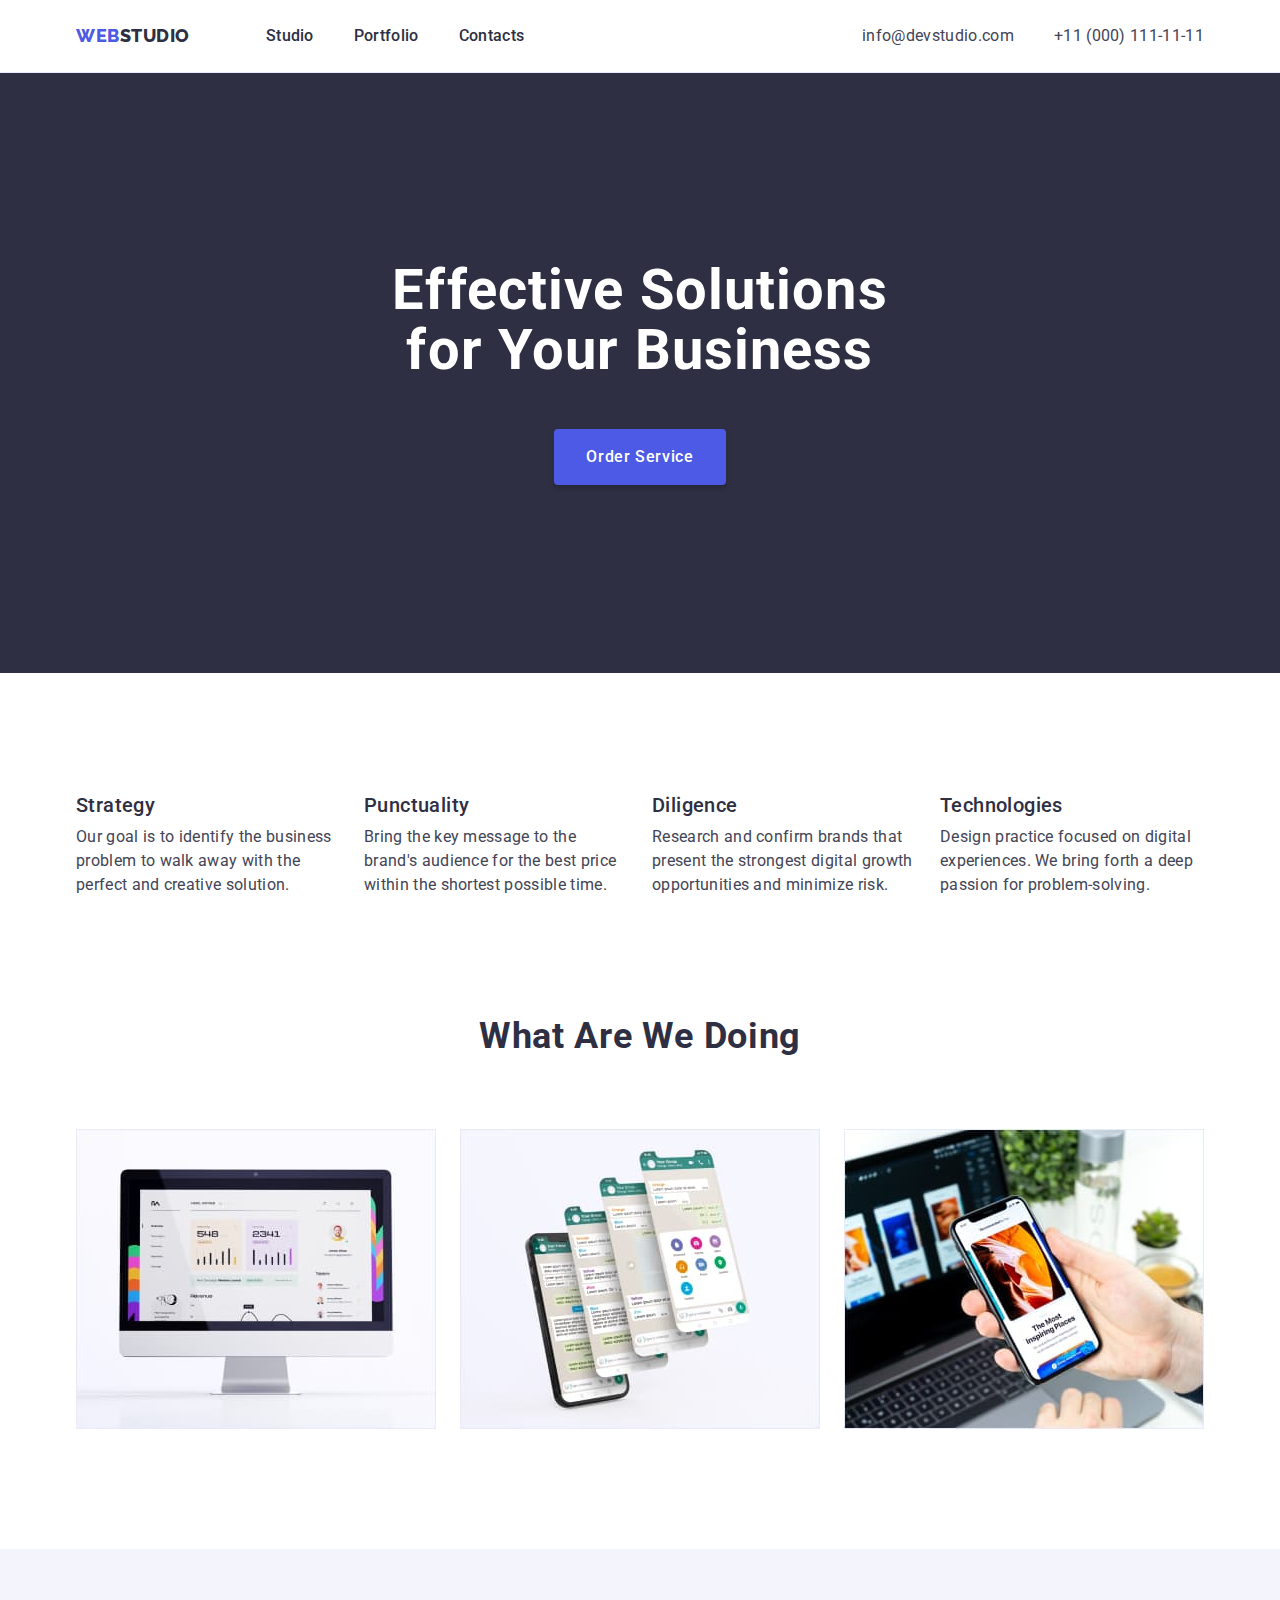
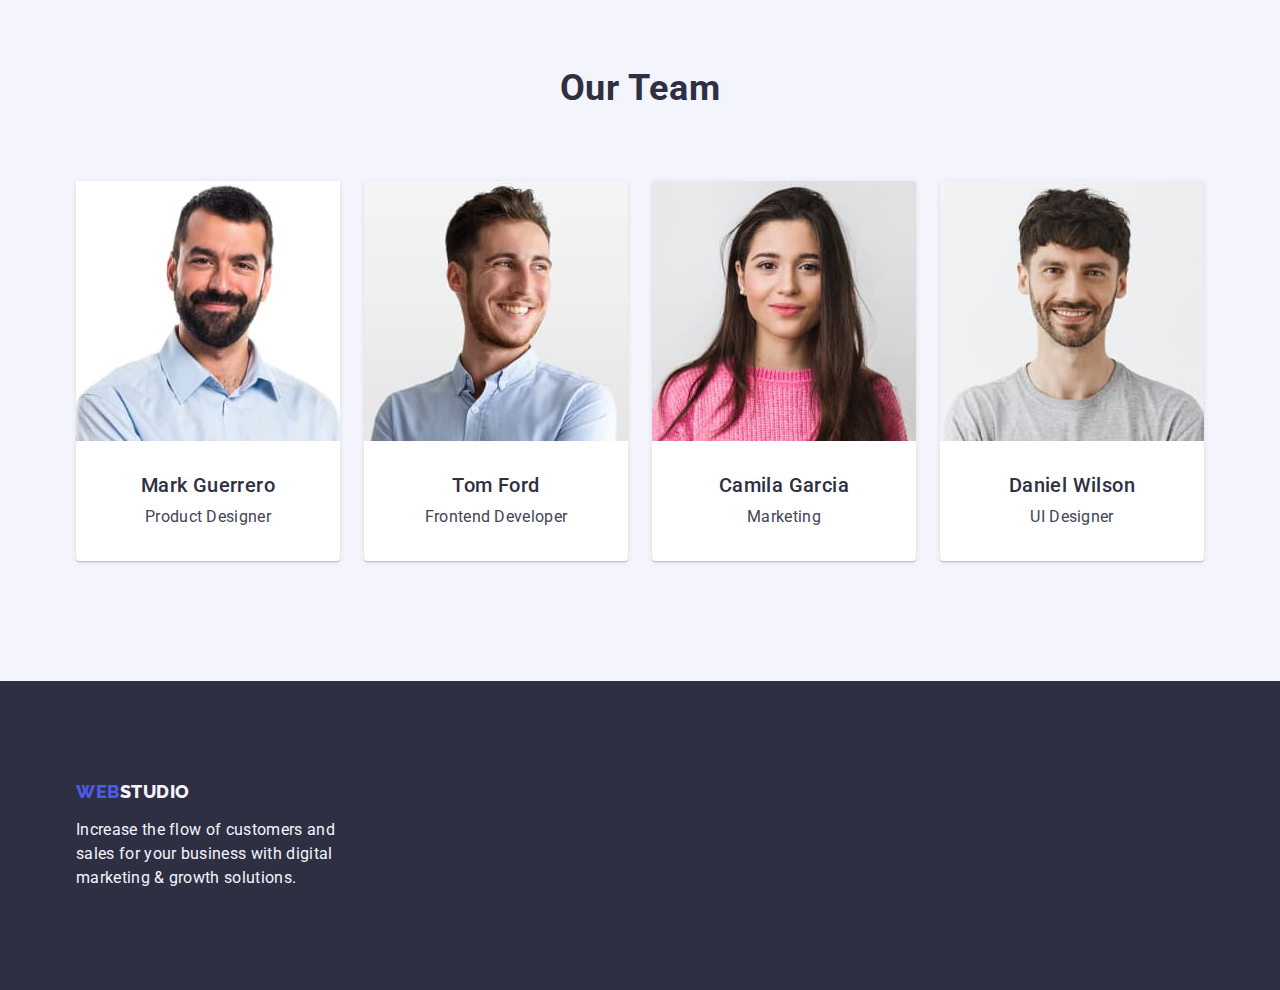
<file: index.html>
<!DOCTYPE html>
<html lang="en">
<head>
    <meta charset="UTF-8">
    <meta http-equiv="X-UA-Compatible" content="IE=edge">
    <meta name="viewport" content="width=device-width, initial-scale=1.0">
    <title>Document</title>
    <link rel="preconnect" href="https://fonts.googleapis.com">
    <link rel="preconnect" href="https://fonts.gstatic.com" crossorigin>
    <link href="https://fonts.googleapis.com/css2?family=Raleway:wght@800&family=Roboto:wght@400;500;700;900&display=swap" rel="stylesheet">
    <link rel="stylesheet" href="https://cdn.jsdelivr.net/npm/modern-normalize@2.0.0/modern-normalize.min.css" />
    <link rel="stylesheet" href="./css/styles.css">
</head>
<body>
    <header class="header">
        <div class="container header-container">
            <nav class="header-navigation">
                <a class="header-logo link" href="./index.html">Web<span class="header-logo-simple">Studio</span></a>
                <ul class="header-menu-list list">
                    <li class="header-menu-i†em"><a class="header-menu-link link" href="./index.html">Studio</a></li>
                    <li class="header-menu-i†em"><a class="header-menu-link link" href="./portfolio.html">Portfolio</a></li>
                    <li class="header-menu-i†em"><a class="header-menu-link link" href="">Contacts</a></li>
                </ul>
            </nav>
            <address class="address">
                <ul class="header-contacts-list list">
                    <li class="header-contacts-item"><a class="header-contacts-link link" href="mailto:info@devstudio.com">info@devstudio.com</a></li>
                    <li class="header-contacts-item"><a class="header-contacts-link link" href="tel:+110001111111">+11 (000) 111-11-11</a></li>
                </ul>
            </address>
        </div>
    </header>
    <main>
        <section class="hero">
            <div class="container">
                <h1 class="hero-title">Effective Solutions for Your Business</h1>
                <button class="hero-order-btn" type="button">Order Service</button>
            </div>
        </section>
        <section class="advanteges">
            <div class="container">
                <h2 class="visually-hidden">Advantages</h2>
                <ul class="advanteges-list list">
                    <li class="advanteges-list-item">
                        <h3 class="advanteges-item-subtitle">Strategy</h3>
                        <p class="advanteges-item-description">Our goal is to identify the business problem to walk away with the perfect and creative solution.</p>
                    </li>
                    <li class="advanteges-list-item">
                        <h3 class="advanteges-item-subtitle">Punctuality</h3>
                        <p class="advanteges-item-description">Bring the key message to the brand's audience for the best price within the shortest possible time.</p>
                    </li>
                    <li class="advanteges-list-item">
                        <h3 class="advanteges-item-subtitle">Diligence</h3>
                        <p class="advanteges-item-description">Research and confirm brands that present the strongest digital growth opportunities and minimize risk.</p>
                    </li>
                    <li class="advanteges-list-item">
                        <h3 class="advanteges-item-subtitle">Technologies</h3>
                        <p class="advanteges-item-description">Design practice focused on digital experiences. We bring forth a deep passion for problem-solving.</p>
                    </li>
                </ul>
            </div>
        </section>
        <section class="works">
            <div class="container">
                <h2 class="works-title">What are we doing</h2>
                <ul class="works-list list">
                    <li class="works-list-item"><img src="./images/our-works-img-1.jpg" alt="Computer with web page" width="360" height="300"></li>
                    <li class="works-list-item"><img src="./images/our-works-img-2.jpg" alt="Phone with chat" width="360" height="300"></li>
                    <li class="works-list-item"><img src="./images/our-works-img-3.jpg" alt="Computer and phone with design" width="360" height="300"></li>
                </ul>
            </div>
        </section>
        <section class="team">
            <div class="container">
                <h2 class="team-title">Our Team</h2>
                <ul class="team-list list">
                    <li class="team-list-item">
                        <img src="./images/our-team-img-1.jpg" alt="Mark Guerrero" width="264" height="260">
                        <div class="team-item-details">
                            <h3 class="team-item-name">Mark Guerrero</h3>
                            <p class="team-item-occupation">Product Designer</p>
                        </div>
                    </li>
                    <li class="team-list-item">
                        <img src="./images/our-team-img-2.jpg" alt="Tom Ford" width="264" height="260">
                        <div class="team-item-details">
                            <h3 class="team-item-name">Tom Ford</h3>
                            <p class="team-item-occupation">Frontend Developer</p>
                        </div>
                    </li>
                    <li class="team-list-item">
                        <img src="./images/our-team-img-3.jpg" alt="Camila Garcia" width="264" height="260">
                        <div class="team-item-details">
                            <h3 class="team-item-name">Camila Garcia</h3>
                            <p class="team-item-occupation">Marketing</p>
                        </div>
                    </li>
                    <li class="team-list-item">
                        <img src="./images/our-team-img-4.jpg" alt="Daniel Wilson" width="264" height="260">
                        <div class="team-item-details">
                            <h3 class="team-item-name">Daniel Wilson</h3>
                            <p class="team-item-occupation">UI Designer</p>
                        </div>
                    </li>
                </ul>
            </div>
        </section>
    </main>
    <footer class="footer">
        <div class="container">
            <a class="footer-logo link" href="./index.html">Web<span class="footer-logo-simple">Studio</span></a>
            <p class="footer-description">Increase the flow of customers and sales for your business with digital marketing & growth solutions.</p>
        </div>
    </footer>
</body>
</html>
</file>
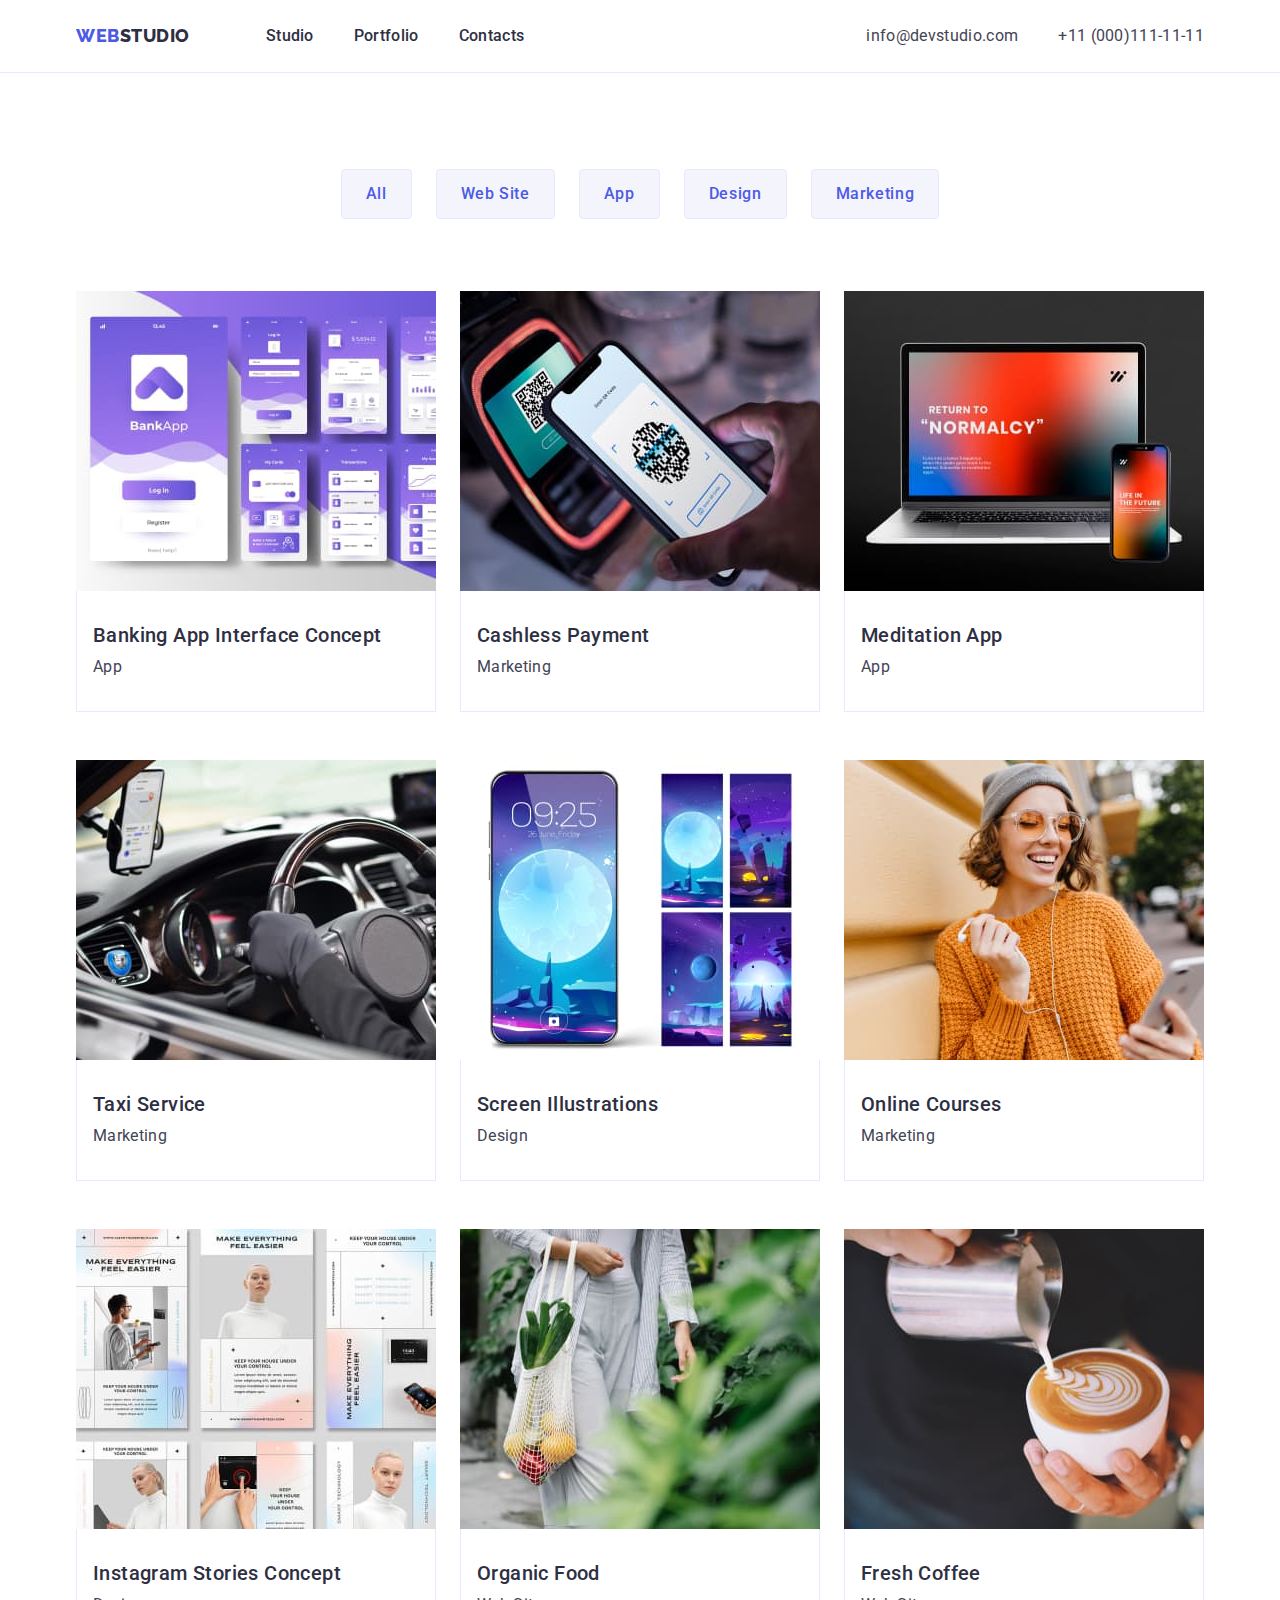
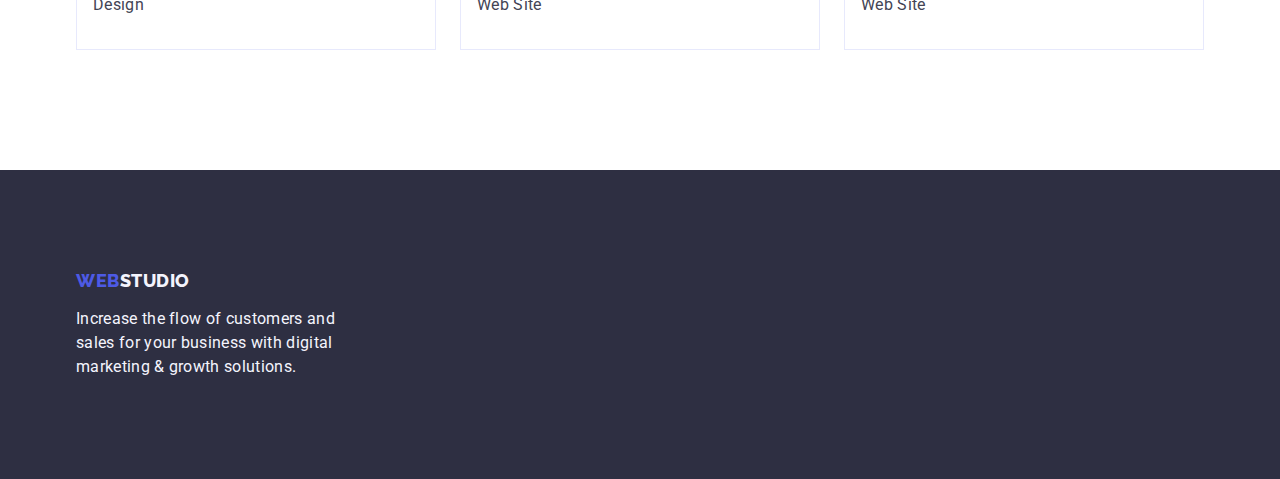
<file: portfolio.html>
<!DOCTYPE html>
<html lang="en">
<head>
    <meta charset="UTF-8">
    <meta http-equiv="X-UA-Compatible" content="IE=edge">
    <meta name="viewport" content="width=device-width, initial-scale=1.0">
    <title>Portfolio</title>
    <link rel="preconnect" href="https://fonts.googleapis.com">
    <link rel="preconnect" href="https://fonts.gstatic.com" crossorigin>
    <link href="https://fonts.googleapis.com/css2?family=Raleway:wght@800&family=Roboto:wght@400;500;700;900&display=swap" rel="stylesheet">
    <link rel="stylesheet" href="https://cdn.jsdelivr.net/npm/modern-normalize@2.0.0/modern-normalize.min.css" />
    <link rel="stylesheet" href="./css/styles.css">
</head>
<body>
<header class="header">
    <div class="container header-container">
        <nav class="header-navigation">
            <a class="header-logo link" href="./index.html">Web<span class="header-logo-simple">Studio</span></a>
            <ul class="header-menu-list list">
                <li class="header-menu-i†em"><a class="header-menu-link link" href="./index.html">Studio</a></li>
                <li class="header-menu-i†em"><a class="header-menu-link link" href="./portfolio.html">Portfolio</a></li>
                <li class="header-menu-i†em"><a class="header-menu-link link" href="">Contacts</a></li>
            </ul>
        </nav>
        <address class="address">
            <ul class="header-contacts-list list">
                <li class="header-contacts-item"><a class="header-contacts-link link"
                        href="mailto:info@devstudio.com">info@devstudio.com</a></li>
                <li class="header-contacts-item"><a class="header-contacts-link link" href="tel:+110001111111">+11 (000)111-11-11</a></li>
            </ul>
        </address>
    </div>
</header>
    <main>
        <section class="portfolio">
            <div class="container">
                <h1 class="visually-hidden">Portfolio</h1>
                <ul class="portfolio-options-list list">
                    <li class="portfolio-options-item"><button class="portfolio-options-btn" type="button">All</button></li>
                    <li class="portfolio-options-item"><button class="portfolio-options-btn" type="button">Web Site</button></li>
                    <li class="portfolio-options-item"><button class="portfolio-options-btn" type="button">App</button></li>
                    <li class="portfolio-options-item"><button class="portfolio-options-btn" type="button">Design</button></li>
                    <li class="portfolio-options-item"><button class="portfolio-options-btn" type="button">Marketing</button></li>
                </ul>
                <ul class="portfolio-works-list list">
                    <li class="portfolio-works-item">
                        <a class="link" href="">
                            <img src="./images/our-portfolio-img-1.jpg" alt="Banking App Interface Concept" width="360" height="300">
                            <div class="portfolio-works-details">
                                <h2 class="portfolio-work-name">Banking App Interface Concept</h2>
                                <p class="portfolio-work-description">App</p>
                            </div>
                        </a>
                    </li>
                    <li class="portfolio-works-item">
                        <a class="link" href="">
                            <img src="./images/our-portfolio-img-2.jpg" alt="Cashless Payment" width="360" height="300">
                            <div class="portfolio-works-details">
                                <h2 class="portfolio-work-name">Cashless Payment</h2>
                                <p class="portfolio-work-description">Marketing</p>
                            </div>
                        </a>
                    </li>
                    <li class="portfolio-works-item">
                        <a class="link" href="">
                            <img src="./images/our-portfolio-img-3.jpg" alt="Meditation App" width="360" height="300">
                            <div class="portfolio-works-details">
                                <h2 class="portfolio-work-name">Meditation App</h2>
                                <p class="portfolio-work-description">App</p>
                            </div>
                        </a>
                    </li>
                    <li class="portfolio-works-item">
                        <a class="link" href="">
                            <img src="./images/our-portfolio-img-4.jpg" alt="Taxi Service" width="360" height="300">
                            <div class="portfolio-works-details">
                                <h2 class="portfolio-work-name">Taxi Service</h2>
                                <p class="portfolio-work-description">Marketing</p>
                            </div>
                        </a>
                    </li>
                    <li class="portfolio-works-item">
                        <a class="link" href="">
                            <img src="./images/our-portfolio-img-5.jpg" alt="Screen Illustrations" width="360" height="300">
                            <div class="portfolio-works-details">
                                <h2 class="portfolio-work-name">Screen Illustrations</h2>
                                <p class="portfolio-work-description">Design</p>
                            </div>
                        </a>
                    </li>
                    <li class="portfolio-works-item">
                        <a class="link" href="">
                            <img src="./images/our-portfolio-img-6.jpg" alt="Online Courses" width="360" height="300">
                            <div class="portfolio-works-details">
                                <h2 class="portfolio-work-name">Online Courses</h2>
                                <p class="portfolio-work-description">Marketing</p>
                            </div>
                        </a>
                    </li>
                    <li class="portfolio-works-item">
                        <a class="link" href="">
                            <img src="./images/our-portfolio-img-7.jpg" alt="Instagram Stories Concept" width="360" height="300">
                            <div class="portfolio-works-details">
                                <h2 class="portfolio-work-name">Instagram Stories Concept</h2>
                                <p class="portfolio-work-description">Design</p>
                            </div>
                        </a>
                    </li>
                    <li class="portfolio-works-item">
                        <a class="link" href="">
                            <img src="./images/our-portfolio-img-8.jpg" alt="Organic Food" width="360" height="300">
                            <div class="portfolio-works-details">
                                <h2 class="portfolio-work-name">Organic Food</h2>
                                <p class="portfolio-work-description">Web Site</p>
                            </div>
                        </a>
                    </li>
                    <li class="portfolio-works-item">
                        <a class="link" href="">
                            <img src="./images/our-portfolio-img-9.jpg" alt="Fresh Coffee" width="360" height="300">
                            <div class="portfolio-works-details">
                                <h2 class="portfolio-work-name">Fresh Coffee</h2>
                                <p class="portfolio-work-description">Web Site</p>
                            </div>
                        </a>
                    </li>
                </ul>
            </div>
        </section>
    </main>
    <footer class="footer">
        <div class="container">
            <a class="footer-logo link" href="./index.html">Web<span class="footer-logo-simple">Studio</span></a>
            <p class="footer-description">Increase the flow of customers and sales for your business with digital marketing
                & growth solutions.</p>
        </div>
    </footer>
</body>
</html>
</file>
<file: css/styles.css>
:root {
    --iris: #4D5AE5;
    --navyblue: #2E2F42;
    --ocean: #404BBF;
    --white: #FFF;
    --slate: #434455;
    --cloud: #F4F4FD;
    --cornflower: #E7E9FC;
}

body {
    font-family: 'Roboto', sans-serif;
    color: #434455;
    background-color: #FFF;
}

h1,h2,h3,h4,h5,h6,p {
    margin-top: 0;
    margin-bottom: 0;
}

ul,ol {
    padding-left: 0;
    margin-top: 0;
    margin-bottom: 0;
}

img {
    display: block;
}

.visually-hidden {
    position: absolute;
    width: 1px;
    height: 1px;
    margin: -1px;
    border: 0;
    padding: 0;

    white-space: nowrap;
    clip-path: inset(100%);
    clip: rect(0 0 0 0);
    overflow: hidden;
}

.address {
    font-style: normal;
    margin-left: auto;
}


.link {
    text-decoration: none;
}

.list {
    list-style-type: none;
}

.container {
    width: 100%;
    max-width: 1158px;
    padding-left: 15px;
    padding-right: 15px;
    margin: 0 auto;
}

.header-container {
    display: flex;
    align-items: center;
}

.header {
    border-bottom: 1px solid #e7e9fc;
}

.header-logo {
    color: var(--iris);
    font-family: 'Raleway', sans-serif;
    font-size: 18px;
    font-weight: 800;
    line-height: 1.17;/* 116.667% */
    letter-spacing: 0.03em;
    text-transform: uppercase;
    margin-right: 76px;
}

.header-logo-simple {
    color: var(--navyblue);
    font-family: 'Raleway', sans-serif;
    font-size: 18px;
    font-weight: 800;
    line-height: 1.17;/* 116.667% */
    letter-spacing: 0.03em;
    text-transform: uppercase;
}

.header-navigation {
    display: flex;
    align-items: center;
}

.header-menu-list {
    display: flex;
    gap: 40px;
}

.header-contacts-list {
    display: flex;
    gap: 40px;
}

.header-menu-link:hover,
.header-menu-link:focus {
    color: var(--ocean);
}

.header-menu-link {
    color: var(--navyblue);   
    font-size: 16px;
    font-weight: 500;
    line-height: 1.5;/* 150% */
    letter-spacing: 0.02em;
    display: block;
    padding: 24px 0;
}

.header-contacts-link {
    color: #434455;
    font-size: 16px;
    font-weight: 400;
    line-height: 1.5;/* 150% */
    letter-spacing: 0.02em;
    display: block;
}

.header-contacts-link:hover,
.header-contacts-link:focus {
    color: var(--ocean);
}


/*HERO*/

.hero {
    background-color: var(--navyblue);
    padding-top: 188px;
    padding-bottom: 188px;
}

.hero-title {
    color: var(--white);
    text-align: center;
    font-size: 56px;
    font-weight: 700;
    line-height: 1.07;/* 107.143% */
    letter-spacing: 0.02em;
    max-width: 496px;
    margin-bottom: 48px;
    margin: 0 auto 48px;
}

.hero-order-btn {
    background-color: var(--iris);
    color: var(--white);
    font-family: inherit;
    font-size: 16px;
    font-weight: 500;
    line-height: 1.5;/* 150% */
    letter-spacing: 0.04em;
    cursor: pointer;
    display: block;
    margin: 0 auto;
    padding: 16px 32px;
    border-radius: 4px;
    background: var(--iris, #4D5AE5);
    box-shadow: 0px 4px 4px 0px rgba(0, 0, 0, 0.15);
    min-width: 169px;
    height: 56px;
    border: none;
}

.hero-order-btn:hover, .hero-order-btn:focus { 
    background-color: var(--ocean);
}

/*ADVANTEGES*/

.advanteges {
    padding-top: 120px;
    padding-bottom: 120px;
}

.advanteges-list {
    display: flex;
    gap: 24px;
}

.advanteges-list-item {
    width: calc((100% - 3 * 24px) / 4);
}

.advanteges-item-subtitle {
    color: var(--navyblue);
    font-size: 20px;
    font-weight: 500;
    line-height: 1.2;/* 120% */
    letter-spacing: 0.02em;
    margin-bottom: 8px;
}

.advanteges-item-description {
    color: var(--slate);
    font-size: 16px;
    font-weight: 400;
    line-height: 1.5;/* 150% */
    letter-spacing: 0.02em;
}

/*WORKS*/

.works {
    padding-bottom: 120px;
}

.works-list {
    display: flex;
    gap: 24px;
    margin: 0 auto;
}

.works-list-item {
    width: calc((100% - 3 * 16px) / 3);
}

.works-title {
    color: var(--navyblue);
    text-align: center;
    font-size: 36px;
    font-weight: 700;
    line-height: 1.11;/* 111.111% */
    letter-spacing: 0.02em;
    text-transform: capitalize;
    margin-bottom: 72px;
}

/*TEAM*/

.team {
    background-color: var(--cloud);
    padding-top: 120px;
    padding-bottom: 120px;
}

.team-title {
    color: var(--navyblue);
    text-align: center;   
    font-size: 36px;
    font-weight: 700;
    line-height: 1.11;/* 111.111% */
    letter-spacing: 0.02em;
    text-transform: capitalize;
    margin-bottom: 72px;
}

.team-list {
    display: flex;
    gap: 24px;
}

.team-list-item {
    background: var(--white);
    width: calc((100% - 3 * 24px) / 4);
    border-radius: 0px 0px 4px 4px;
    background: var(--white, #FFF);
    box-shadow: 0px 2px 1px 0px rgba(46, 47, 66, 0.08), 0px 1px 1px 0px rgba(46, 47, 66, 0.16), 0px 1px 6px 0px rgba(46, 47, 66, 0.08);
    text-align: center;
}

.team-item-details {
    padding: 32px 0;
    max-width: 264px;
}


.team-item-name {
    color: var(--navyblue);
    text-align: center;
    font-size: 20px;
    font-weight: 500;
    line-height: 1.2;/* 120% */
    letter-spacing: 0.02em;
    text-align: center;
    margin-bottom: 8px;
}

.team-item-occupation {
    color: var(--slate);
    text-align: center;
    font-size: 16px;
    font-weight: 400;
    line-height: 1.5;/* 150% */
    letter-spacing: 0.02em;
    text-align: center;
}

/*PORTFOLIO*/

.portfolio {
    padding-top: 96px;
    padding-bottom: 120px;
}

.portfolio-work-item {
    border: 1px solid var(--cornflower);
    background: var(--white);
}

.portfolio-options-list {
    display: flex;
    justify-content: center;
    margin-bottom: 72px;
    gap: 24px;
}

.portfolio-works-list {
    display: flex;
    flex-wrap: wrap;
    gap: 48px 24px;
}

.portfolio-works-item {
    width: calc((100% - 48px) / 3);
}

.portfolio-options-btn {
    border: 1px solid var(--cornflower);
    background: var(--cloud, #F4F4FD);
    color: var(--iris);
    font-family: inherit;
    text-align: center;
    font-size: 16px;
    font-style: normal;
    font-weight: 500;
    line-height: 1.5;/* 150% */
    letter-spacing: 0.04em;
    cursor: pointer;
    padding: 12px 24px;
    border-radius: 4px;
    border: 1px solid var(--cornflower, #E7E9FC);
    background: var(--cloud, #F4F4FD);
    display: block;
}


.portfolio-options-btn:hover,
.portfolio-options-btn:focus {
    color: var(--white);
    background-color: var(--ocean);
    border: 1px solid transparent;
}

.portfolio-works-details {
    padding: 32px 16px;
    border: 1px solid #e7e9fc;
    border-top: none;
}

.portfolio-work-name {
    color: var(--navyblue);
    font-size: 20px;
    font-weight: 500;
    line-height: 1.2;/* 120% */
    letter-spacing: 0.02em;
    margin-bottom: 8px;
}

.portfolio-work-description {
    color: var(--slate);
    font-size: 16px;
    font-style: normal;
    font-weight: 400;
    line-height: 1.5; /* 150% */
    letter-spacing: 0.02em;
}

/*FOOTER*/

.footer {
    background: var(--navyblue);
    padding-top: 100px;
    padding-bottom: 100px;
}

.footer-logo {
    color: var(--iris);
    font-family: 'Raleway', sans-serif;
    font-size: 18px;
    font-weight: 800;
    line-height: 1.17;/* 116.667% */
    letter-spacing: 0.03em;
    text-transform: uppercase;
    display: block;
    margin-bottom: 16px;
    display: inline-block;
}

.footer-logo-simple {
    color: var(--cloud);
    font-family: 'Raleway', sans-serif;
    font-size: 18px;
    font-weight: 800;
    line-height: 1.17;/* 116.667% */
    letter-spacing: 0.03em;
    text-transform: uppercase;
}

.footer-description {
    color: var(--cloud);
    font-size: 16px;
    font-weight: 400;
    line-height: 1.5;/* 150% */
    letter-spacing: 0.02em;
    max-width: 264px;
}
</file>
